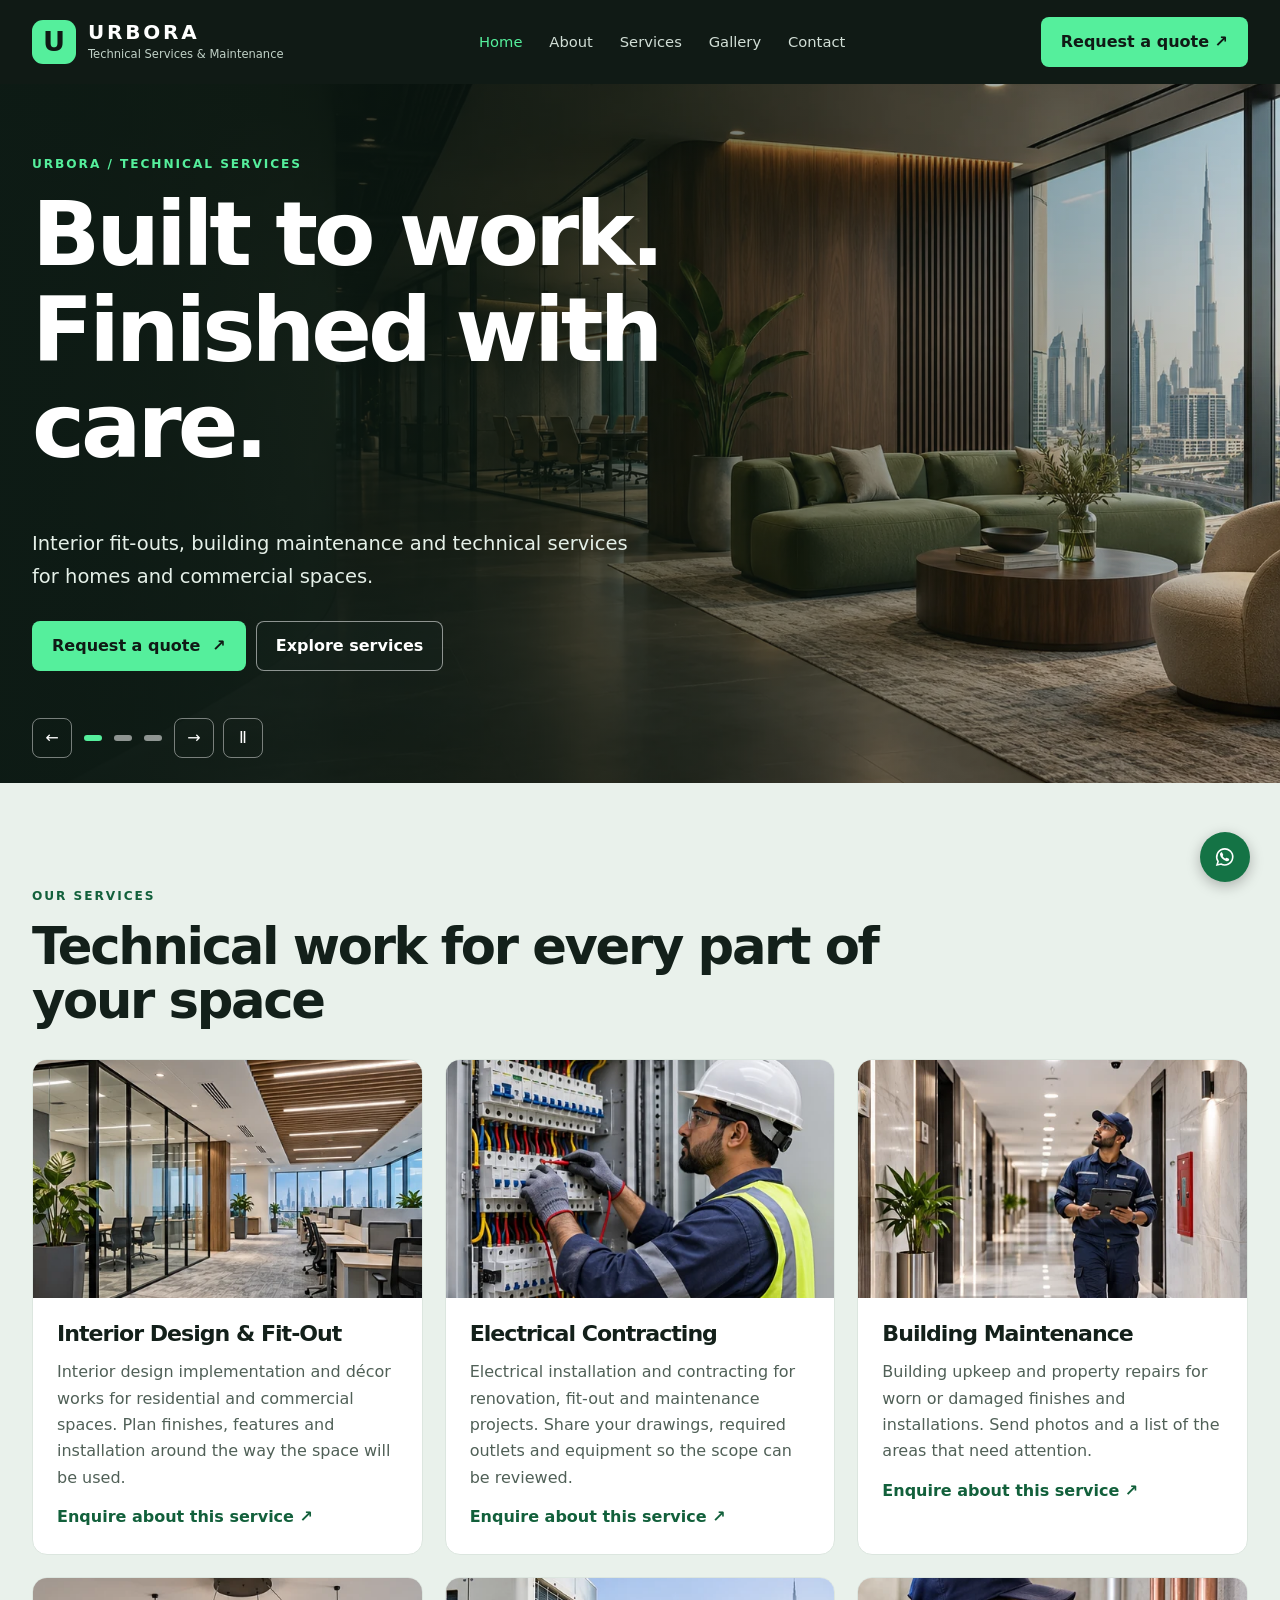
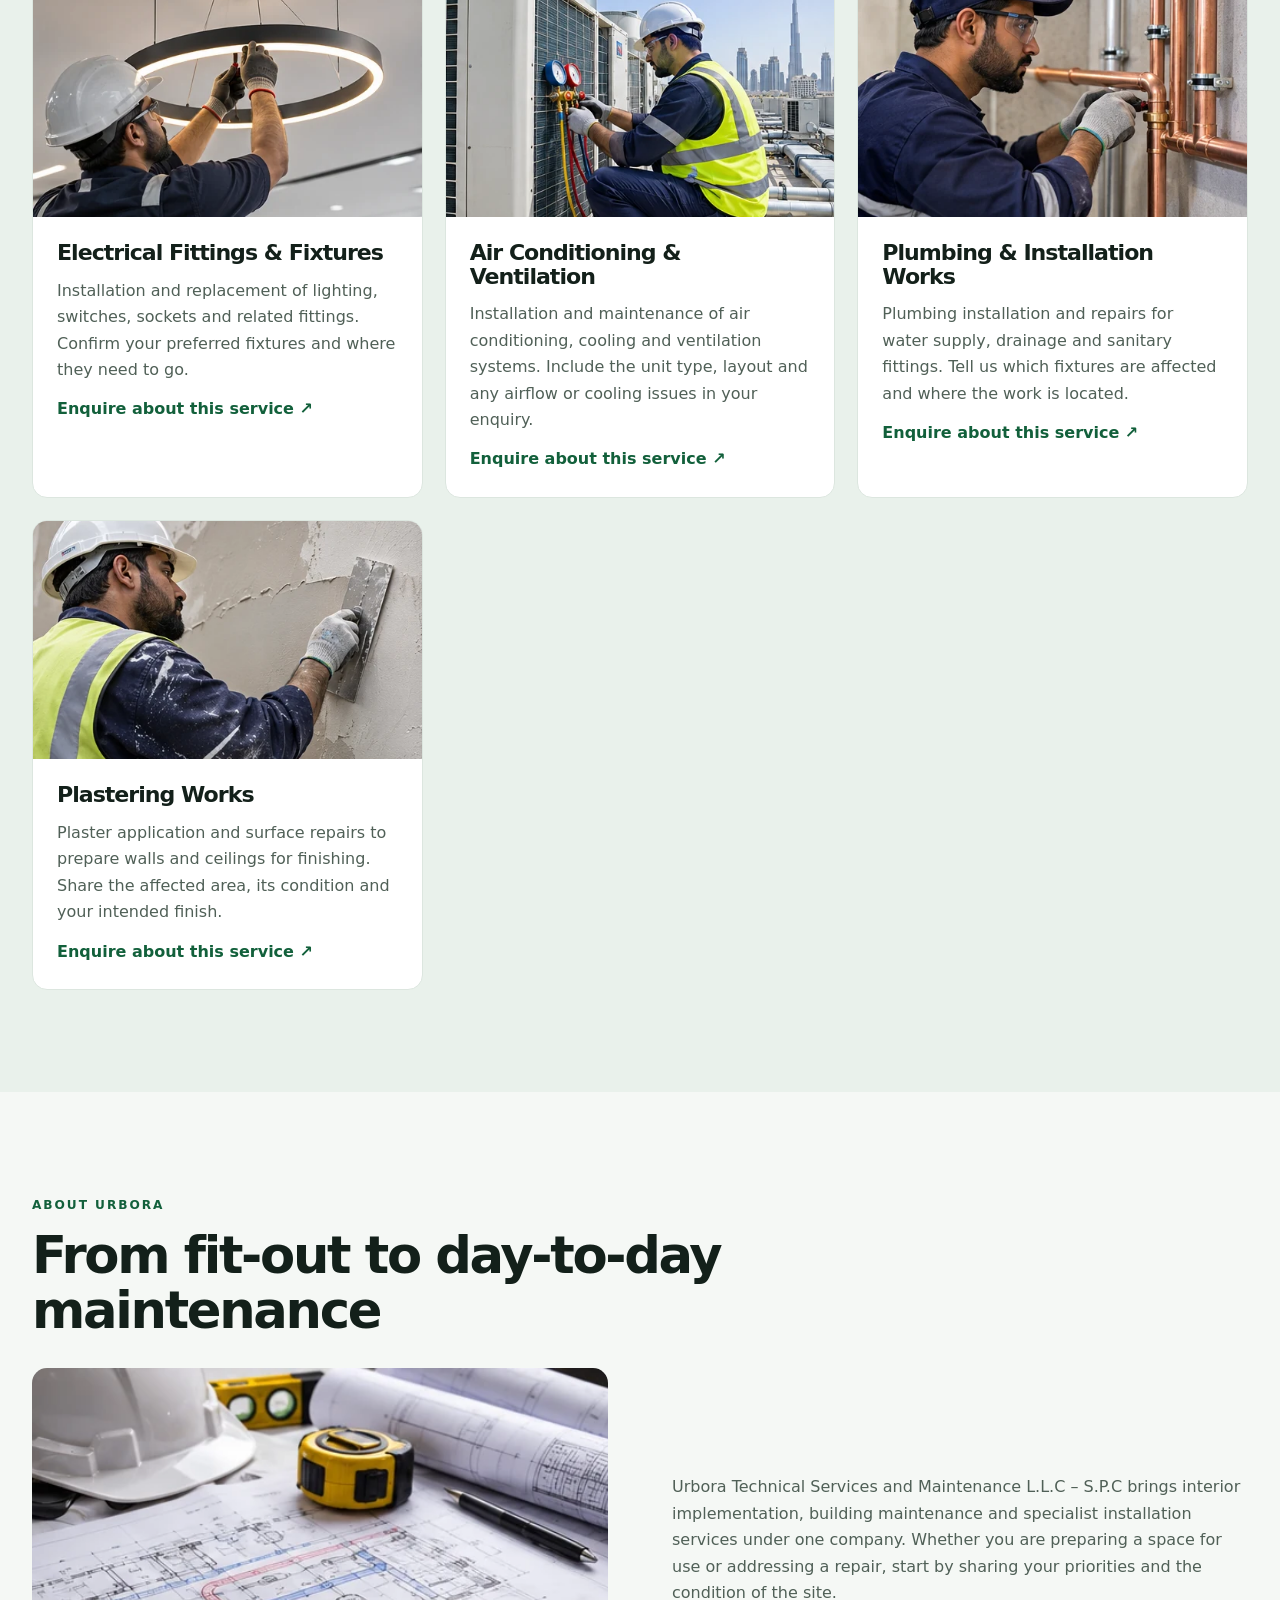
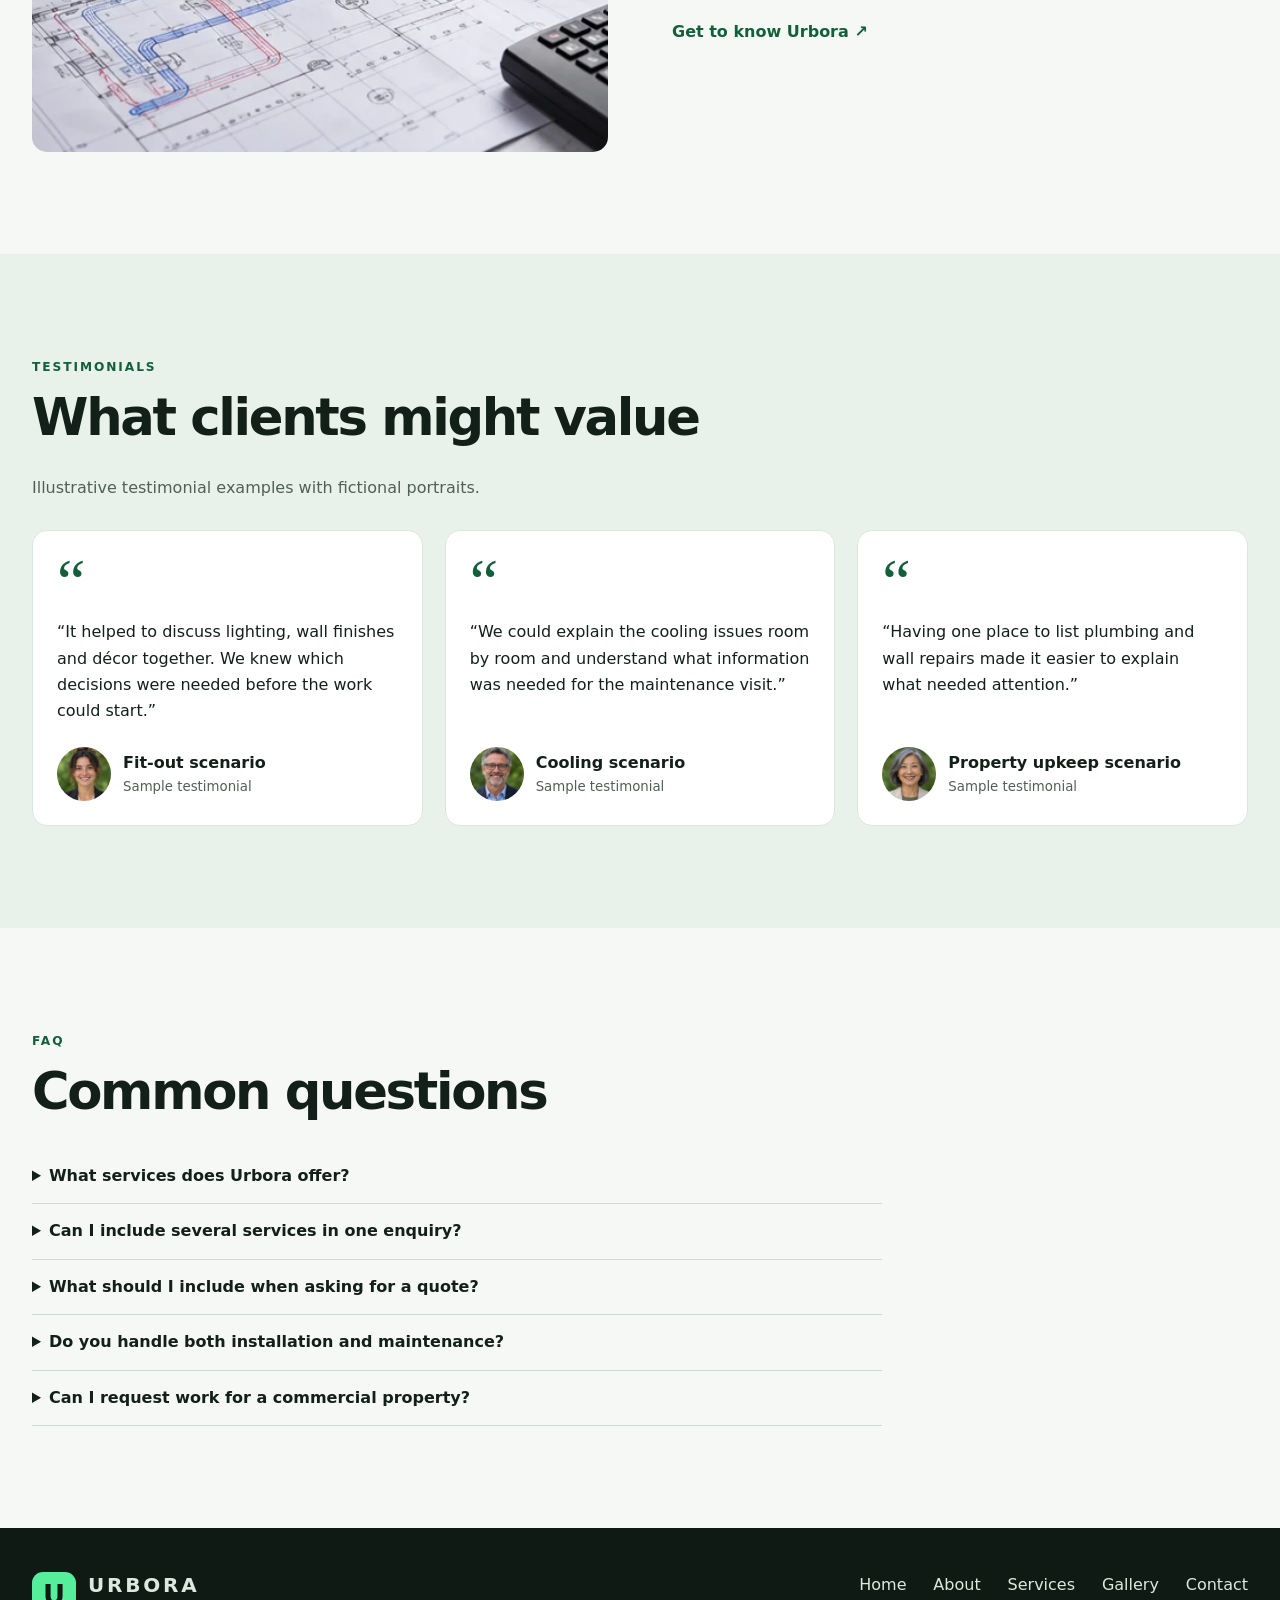
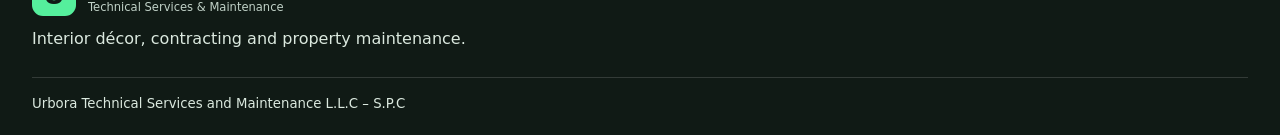
<file: index.html>
<!doctype html>
<html lang="en"><head><meta charset="utf-8"><meta name="viewport" content="width=device-width, initial-scale=1">
<title>Technical Services &amp; Building Maintenance | Urbora</title><meta name="description" content="Urbora offers interior fit-out, electrical contracting, air conditioning and ventilation, plumbing, plastering and building maintenance.">
<meta property="og:type" content="website"><meta property="og:title" content="Technical Services &amp; Building Maintenance | Urbora"><meta property="og:description" content="Urbora offers interior fit-out, electrical contracting, air conditioning and ventilation, plumbing, plastering and building maintenance.">
<link rel="icon" href="assets/mark.svg" type="image/svg+xml"><link rel="stylesheet" href="styles.css">
<script type="application/ld+json">{"@context": "https://schema.org", "@type": "Organization", "name": "Urbora Technical Services and Maintenance L.L.C \u2013 S.P.C", "description": "Urbora offers interior fit-out, electrical contracting, air conditioning and ventilation, plumbing, plastering and building maintenance.", "logo": "assets/mark.svg"}</script>
<script defer src="config.js"></script><script defer src="script.js"></script></head>
<body><a class="skip" href="#main">Skip to content</a><header><div class="wrap header"><a class="brand" href="index.html"><span class="mark" aria-hidden="true">U</span><span><strong>URBORA</strong><small>Technical Services &amp; Maintenance</small></span></a><button class="menu" aria-expanded="false" aria-controls="nav" type="button">Menu</button><nav id="nav" aria-label="Main navigation"><a href="index.html" aria-current="page">Home</a><a href="about.html" >About</a><a href="services.html" >Services</a><a href="gallery.html" >Gallery</a><a href="contact.html" >Contact</a></nav><a class="btn header-cta" href="contact.html">Request a quote ↗</a></div></header>
<main id="main"><h1 class="visually-hidden">Urbora Technical Services and Maintenance</h1><section class="hero" aria-roledescription="carousel" aria-label="Featured services"><div class="slide" ><img src="assets/hero1.webp" alt="Illustrative technical services photograph" fetchpriority=high><div class="wrap hero-content"><span class="eyebrow">URBORA / TECHNICAL SERVICES</span><h2>Built to work. Finished with care.</h2><p>Interior fit-outs, building maintenance and technical services for homes and commercial spaces.</p><div class="actions"><a class="btn" href="contact.html">Request a quote <span aria-hidden="true">↗</span></a><a class="btn ghost" href="services.html">Explore services</a></div></div></div><div class="slide" hidden><img src="assets/hero2.webp" alt="Illustrative technical services photograph" loading=lazy><div class="wrap hero-content"><span class="eyebrow">URBORA / TECHNICAL SERVICES</span><h2>Comfort starts behind the scenes.</h2><p>Air conditioning, cooling and ventilation installation and maintenance for the spaces you use every day.</p><div class="actions"><a class="btn" href="contact.html">Request a quote <span aria-hidden="true">↗</span></a><a class="btn ghost" href="services.html">Explore services</a></div></div></div><div class="slide" hidden><img src="assets/hero3.webp" alt="Illustrative technical services photograph" loading=lazy><div class="wrap hero-content"><span class="eyebrow">URBORA / TECHNICAL SERVICES</span><h2>Good spaces depend on good work.</h2><p>Electrical contracting, lighting fixtures, plumbing and plastering for the details your project depends on.</p><div class="actions"><a class="btn" href="contact.html">Request a quote <span aria-hidden="true">↗</span></a><a class="btn ghost" href="services.html">Explore services</a></div></div></div><div class="wrap slider-ui"><button id="prev" aria-label="Previous slide">←</button><div id="dots"></div><button id="next" aria-label="Next slide">→</button><button id="pause" aria-label="Pause slideshow">Ⅱ</button></div></section><section class="section"><div class="wrap"><span class="eyebrow">Our services</span><h2>Technical work for every part of your space</h2><div class="grid"><article class="card" id="interior"><a class="cover" href="services.html#interior"><img src="assets/interior.webp" alt="Interior Design &amp; Fit-Out" loading="lazy"></a><div class="pad"><h3>Interior Design &amp; Fit-Out</h3><p>Interior design implementation and décor works for residential and commercial spaces. Plan finishes, features and installation around the way the space will be used.</p><a class="link" href="contact.html?service=interior">Enquire about this service <span aria-hidden="true">↗</span></a></div></article><article class="card" id="electrical"><a class="cover" href="services.html#electrical"><img src="assets/electrical.webp" alt="Electrical Contracting" loading="lazy"></a><div class="pad"><h3>Electrical Contracting</h3><p>Electrical installation and contracting for renovation, fit-out and maintenance projects. Share your drawings, required outlets and equipment so the scope can be reviewed.</p><a class="link" href="contact.html?service=electrical">Enquire about this service <span aria-hidden="true">↗</span></a></div></article><article class="card" id="maintenance"><a class="cover" href="services.html#maintenance"><img src="assets/maintenance.webp" alt="Building Maintenance" loading="lazy"></a><div class="pad"><h3>Building Maintenance</h3><p>Building upkeep and property repairs for worn or damaged finishes and installations. Send photos and a list of the areas that need attention.</p><a class="link" href="contact.html?service=maintenance">Enquire about this service <span aria-hidden="true">↗</span></a></div></article><article class="card" id="fixtures"><a class="cover" href="services.html#fixtures"><img src="assets/fixtures.webp" alt="Electrical Fittings &amp; Fixtures" loading="lazy"></a><div class="pad"><h3>Electrical Fittings &amp; Fixtures</h3><p>Installation and replacement of lighting, switches, sockets and related fittings. Confirm your preferred fixtures and where they need to go.</p><a class="link" href="contact.html?service=fixtures">Enquire about this service <span aria-hidden="true">↗</span></a></div></article><article class="card" id="hvac"><a class="cover" href="services.html#hvac"><img src="assets/hvac.webp" alt="Air Conditioning &amp; Ventilation" loading="lazy"></a><div class="pad"><h3>Air Conditioning &amp; Ventilation</h3><p>Installation and maintenance of air conditioning, cooling and ventilation systems. Include the unit type, layout and any airflow or cooling issues in your enquiry.</p><a class="link" href="contact.html?service=hvac">Enquire about this service <span aria-hidden="true">↗</span></a></div></article><article class="card" id="plumbing"><a class="cover" href="services.html#plumbing"><img src="assets/plumbing.webp" alt="Plumbing &amp; Installation Works" loading="lazy"></a><div class="pad"><h3>Plumbing &amp; Installation Works</h3><p>Plumbing installation and repairs for water supply, drainage and sanitary fittings. Tell us which fixtures are affected and where the work is located.</p><a class="link" href="contact.html?service=plumbing">Enquire about this service <span aria-hidden="true">↗</span></a></div></article><article class="card" id="plaster"><a class="cover" href="services.html#plaster"><img src="assets/plaster.webp" alt="Plastering Works" loading="lazy"></a><div class="pad"><h3>Plastering Works</h3><p>Plaster application and surface repairs to prepare walls and ceilings for finishing. Share the affected area, its condition and your intended finish.</p><a class="link" href="contact.html?service=plaster">Enquire about this service <span aria-hidden="true">↗</span></a></div></article></div></div></section><section class="section"><div class="wrap"><span class="eyebrow">About Urbora</span><h2>From fit-out to day-to-day maintenance</h2><div class="split"><img src="assets/plans.webp" alt="Technical plans and tools" loading="lazy"><div><p>Urbora Technical Services and Maintenance L.L.C – S.P.C brings interior implementation, building maintenance and specialist installation services under one company. Whether you are preparing a space for use or addressing a repair, start by sharing your priorities and the condition of the site.</p><a class="link" href="about.html">Get to know Urbora ↗</a></div></div></div></section><section class="section"><div class="wrap"><span class="eyebrow">Testimonials</span><h2>What clients might value</h2><p class="lede">Illustrative testimonial examples with fictional portraits.</p><div class="grid"><figure class="review"><span class="quote" aria-hidden="true">“</span><blockquote>“It helped to discuss lighting, wall finishes and décor together. We knew which decisions were needed before the work could start.”</blockquote><figcaption><img src="assets/face1.webp" alt="Fictional portrait" loading="lazy"><div><strong>Fit-out scenario</strong><small>Sample testimonial</small></div></figcaption></figure><figure class="review"><span class="quote" aria-hidden="true">“</span><blockquote>“We could explain the cooling issues room by room and understand what information was needed for the maintenance visit.”</blockquote><figcaption><img src="assets/face2.webp" alt="Fictional portrait" loading="lazy"><div><strong>Cooling scenario</strong><small>Sample testimonial</small></div></figcaption></figure><figure class="review"><span class="quote" aria-hidden="true">“</span><blockquote>“Having one place to list plumbing and wall repairs made it easier to explain what needed attention.”</blockquote><figcaption><img src="assets/face3.webp" alt="Fictional portrait" loading="lazy"><div><strong>Property upkeep scenario</strong><small>Sample testimonial</small></div></figcaption></figure></div></div></section><section class="section"><div class="wrap"><span class="eyebrow">FAQ</span><h2>Common questions</h2><div class="faq"><details><summary>What services does Urbora offer?</summary><p>Urbora covers interior décor works, electrical contracting and fixtures, building maintenance, air conditioning and ventilation, plumbing and plastering.</p></details><details><summary>Can I include several services in one enquiry?</summary><p>Yes. List everything you need, including related tasks such as electrical fittings, plaster patching or plumbing.</p></details><details><summary>What should I include when asking for a quote?</summary><p>Share the location, property type, a short scope, any photos or drawings you have and your preferred dates.</p></details><details><summary>Do you handle both installation and maintenance?</summary><p>Yes. Installation and maintenance are part of the listed service scope. Include the equipment or fittings involved so Urbora can review your request.</p></details><details><summary>Can I request work for a commercial property?</summary><p>Use the enquiry page to describe the premises, access hours and any building management requirements.</p></details></div></div></section></main><footer><div class="wrap footer"><div><a class="brand" href="index.html"><span class="mark" aria-hidden="true">U</span><span><strong>URBORA</strong><small>Technical Services &amp; Maintenance</small></span></a><p>Interior décor, contracting and property maintenance.</p></div><nav aria-label="Footer navigation"><a href="index.html" aria-current="page">Home</a><a href="about.html" >About</a><a href="services.html" >Services</a><a href="gallery.html" >Gallery</a><a href="contact.html" >Contact</a></nav></div><div class="wrap legal">Urbora Technical Services and Maintenance L.L.C – S.P.C</div></footer>
<div class="float"><a data-action="phone" class="call" aria-label="Call Urbora" hidden><svg viewBox="0 0 24 24" aria-hidden="true"><path fill="currentColor" d="M6.6 10.8a15.5 15.5 0 0 0 6.6 6.6l2.2-2.2c.3-.3.7-.4 1-.2 1.2.4 2.4.6 3.6.6.6 0 1 .4 1 1V20c0 .6-.4 1-1 1A17 17 0 0 1 3 4c0-.6.4-1 1-1h3.4c.6 0 1 .4 1 1 0 1.2.2 2.4.6 3.6.1.3 0 .7-.2 1z"/></svg></a><a data-action="whatsapp" class="whatsapp" aria-label="Chat with Urbora on WhatsApp" hidden><svg viewBox="0 0 24 24" aria-hidden="true"><path fill="none" stroke="currentColor" stroke-width="1.6" d="M4 20l1.1-3.6A8 8 0 1 1 8 19z"/><path fill="currentColor" d="M8 7.5c.5-.4 1-.3 1.2.2l1 2c.2.4-.4.9-.6 1.2.5 1.1 1.6 2.2 2.9 2.7.4-.3.8-1 1.3-.8l2 1c.5.2.4.7.2 1.2-.5 1.2-1.8 1.4-3 .9-3.4-1.2-5.6-3.7-6-6.1-.2-.9.3-1.9 1-2.3z"/></svg></a></div></body></html>
</file>
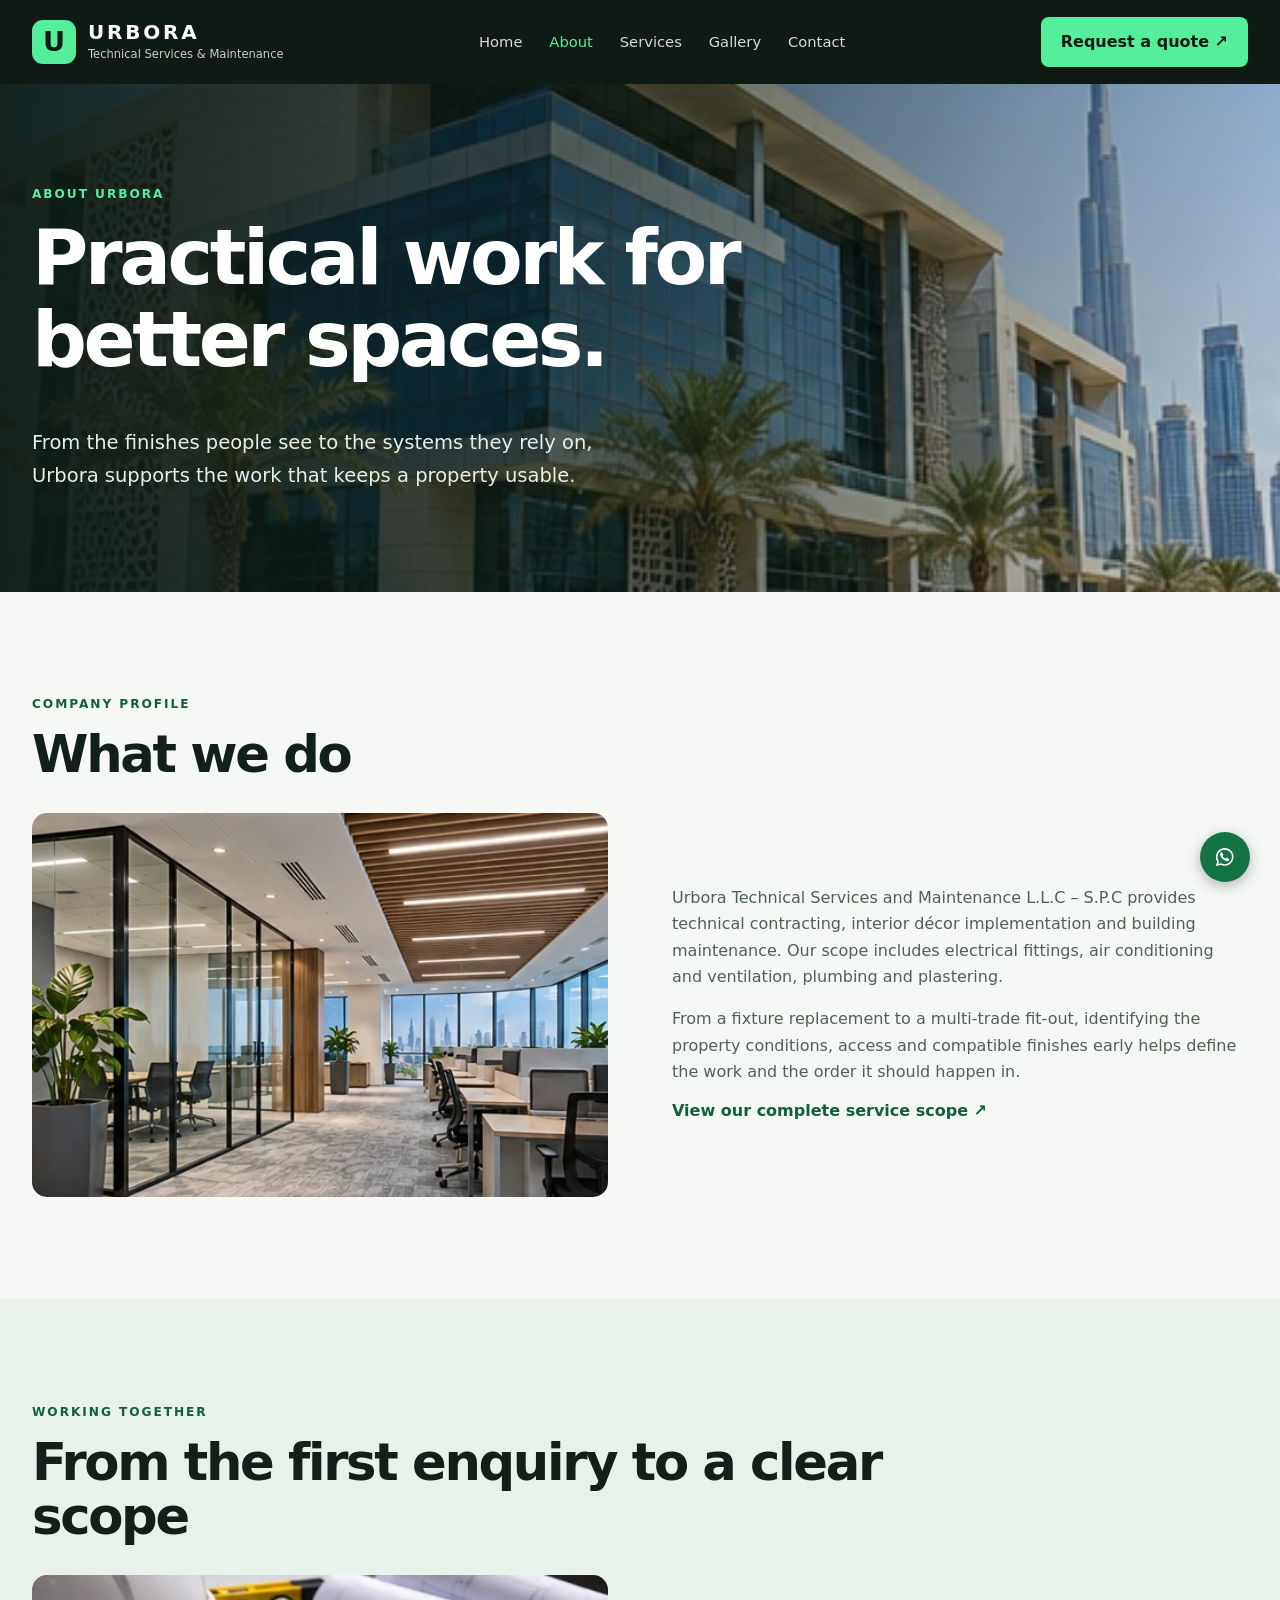
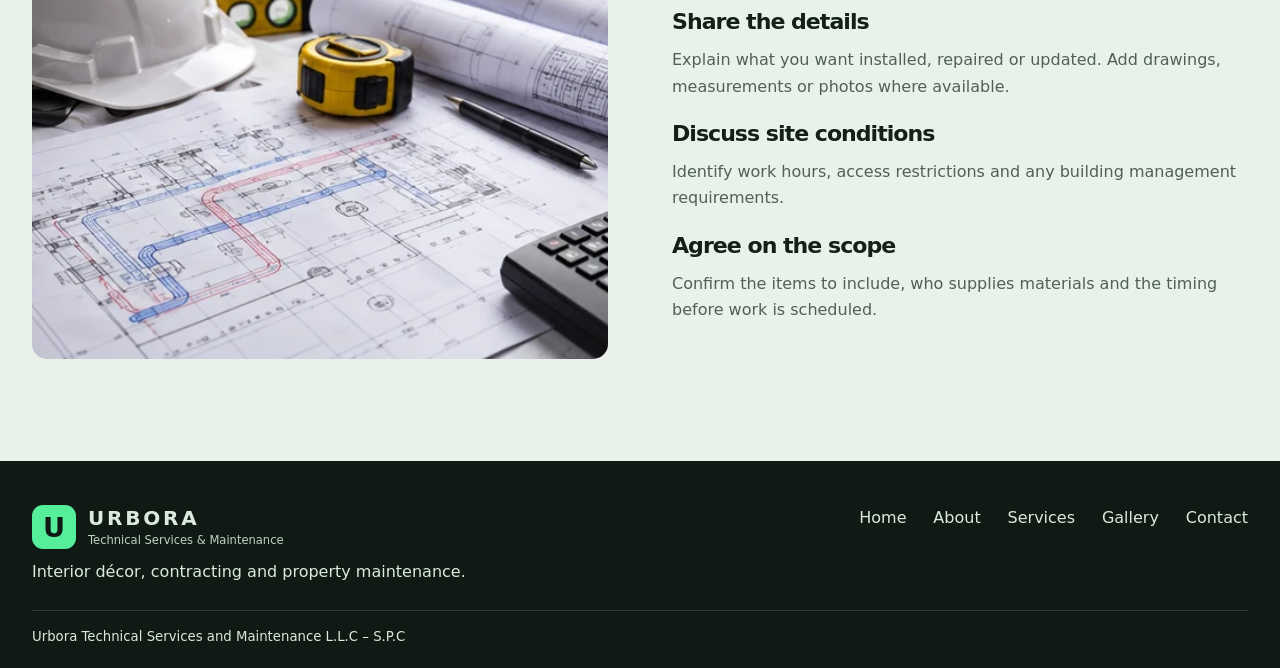
<file: about.html>
<!doctype html>
<html lang="en"><head><meta charset="utf-8"><meta name="viewport" content="width=device-width, initial-scale=1">
<title>About Urbora | Urbora</title><meta name="description" content="Learn about Urbora Technical Services and Maintenance and its scope of interior, contracting and maintenance services.">
<meta property="og:type" content="website"><meta property="og:title" content="About Urbora | Urbora"><meta property="og:description" content="Learn about Urbora Technical Services and Maintenance and its scope of interior, contracting and maintenance services.">
<link rel="icon" href="assets/mark.svg" type="image/svg+xml"><link rel="stylesheet" href="styles.css">
<script type="application/ld+json">{"@context": "https://schema.org", "@type": "Organization", "name": "Urbora Technical Services and Maintenance L.L.C \u2013 S.P.C", "description": "Urbora offers interior fit-out, electrical contracting, air conditioning and ventilation, plumbing, plastering and building maintenance.", "logo": "assets/mark.svg"}</script>
<script defer src="config.js"></script><script defer src="script.js"></script></head>
<body><a class="skip" href="#main">Skip to content</a><header><div class="wrap header"><a class="brand" href="index.html"><span class="mark" aria-hidden="true">U</span><span><strong>URBORA</strong><small>Technical Services &amp; Maintenance</small></span></a><button class="menu" aria-expanded="false" aria-controls="nav" type="button">Menu</button><nav id="nav" aria-label="Main navigation"><a href="index.html" >Home</a><a href="about.html" aria-current="page">About</a><a href="services.html" >Services</a><a href="gallery.html" >Gallery</a><a href="contact.html" >Contact</a></nav><a class="btn header-cta" href="contact.html">Request a quote ↗</a></div></header>
<main id="main"><section class="subhero"><img src="assets/building.webp" alt="Illustrative building services photograph" fetchpriority=high><div class="wrap"><span class="eyebrow">About Urbora</span><h1>Practical work for better spaces.</h1><p>From the finishes people see to the systems they rely on, Urbora supports the work that keeps a property usable.</p></div></section><section class="section"><div class="wrap"><span class="eyebrow">Company profile</span><h2>What we do</h2><div class="split"><img src="assets/interior.webp" alt="Illustrative modern office interior" loading="lazy"><div><p>Urbora Technical Services and Maintenance L.L.C – S.P.C provides technical contracting, interior décor implementation and building maintenance. Our scope includes electrical fittings, air conditioning and ventilation, plumbing and plastering.</p><p>From a fixture replacement to a multi-trade fit-out, identifying the property conditions, access and compatible finishes early helps define the work and the order it should happen in.</p><a class="link" href="services.html">View our complete service scope ↗</a></div></div></div></section><section class="section"><div class="wrap"><span class="eyebrow">Working together</span><h2>From the first enquiry to a clear scope</h2><div class="split"><img src="assets/plans.webp" alt="Tools and plans" loading="lazy"><div><h3>Share the details</h3><p>Explain what you want installed, repaired or updated. Add drawings, measurements or photos where available.</p><h3>Discuss site conditions</h3><p>Identify work hours, access restrictions and any building management requirements.</p><h3>Agree on the scope</h3><p>Confirm the items to include, who supplies materials and the timing before work is scheduled.</p></div></div></div></section></main><footer><div class="wrap footer"><div><a class="brand" href="index.html"><span class="mark" aria-hidden="true">U</span><span><strong>URBORA</strong><small>Technical Services &amp; Maintenance</small></span></a><p>Interior décor, contracting and property maintenance.</p></div><nav aria-label="Footer navigation"><a href="index.html" >Home</a><a href="about.html" aria-current="page">About</a><a href="services.html" >Services</a><a href="gallery.html" >Gallery</a><a href="contact.html" >Contact</a></nav></div><div class="wrap legal">Urbora Technical Services and Maintenance L.L.C – S.P.C</div></footer>
<div class="float"><a data-action="phone" class="call" aria-label="Call Urbora" hidden><svg viewBox="0 0 24 24" aria-hidden="true"><path fill="currentColor" d="M6.6 10.8a15.5 15.5 0 0 0 6.6 6.6l2.2-2.2c.3-.3.7-.4 1-.2 1.2.4 2.4.6 3.6.6.6 0 1 .4 1 1V20c0 .6-.4 1-1 1A17 17 0 0 1 3 4c0-.6.4-1 1-1h3.4c.6 0 1 .4 1 1 0 1.2.2 2.4.6 3.6.1.3 0 .7-.2 1z"/></svg></a><a data-action="whatsapp" class="whatsapp" aria-label="Chat with Urbora on WhatsApp" hidden><svg viewBox="0 0 24 24" aria-hidden="true"><path fill="none" stroke="currentColor" stroke-width="1.6" d="M4 20l1.1-3.6A8 8 0 1 1 8 19z"/><path fill="currentColor" d="M8 7.5c.5-.4 1-.3 1.2.2l1 2c.2.4-.4.9-.6 1.2.5 1.1 1.6 2.2 2.9 2.7.4-.3.8-1 1.3-.8l2 1c.5.2.4.7.2 1.2-.5 1.2-1.8 1.4-3 .9-3.4-1.2-5.6-3.7-6-6.1-.2-.9.3-1.9 1-2.3z"/></svg></a></div></body></html>
</file>
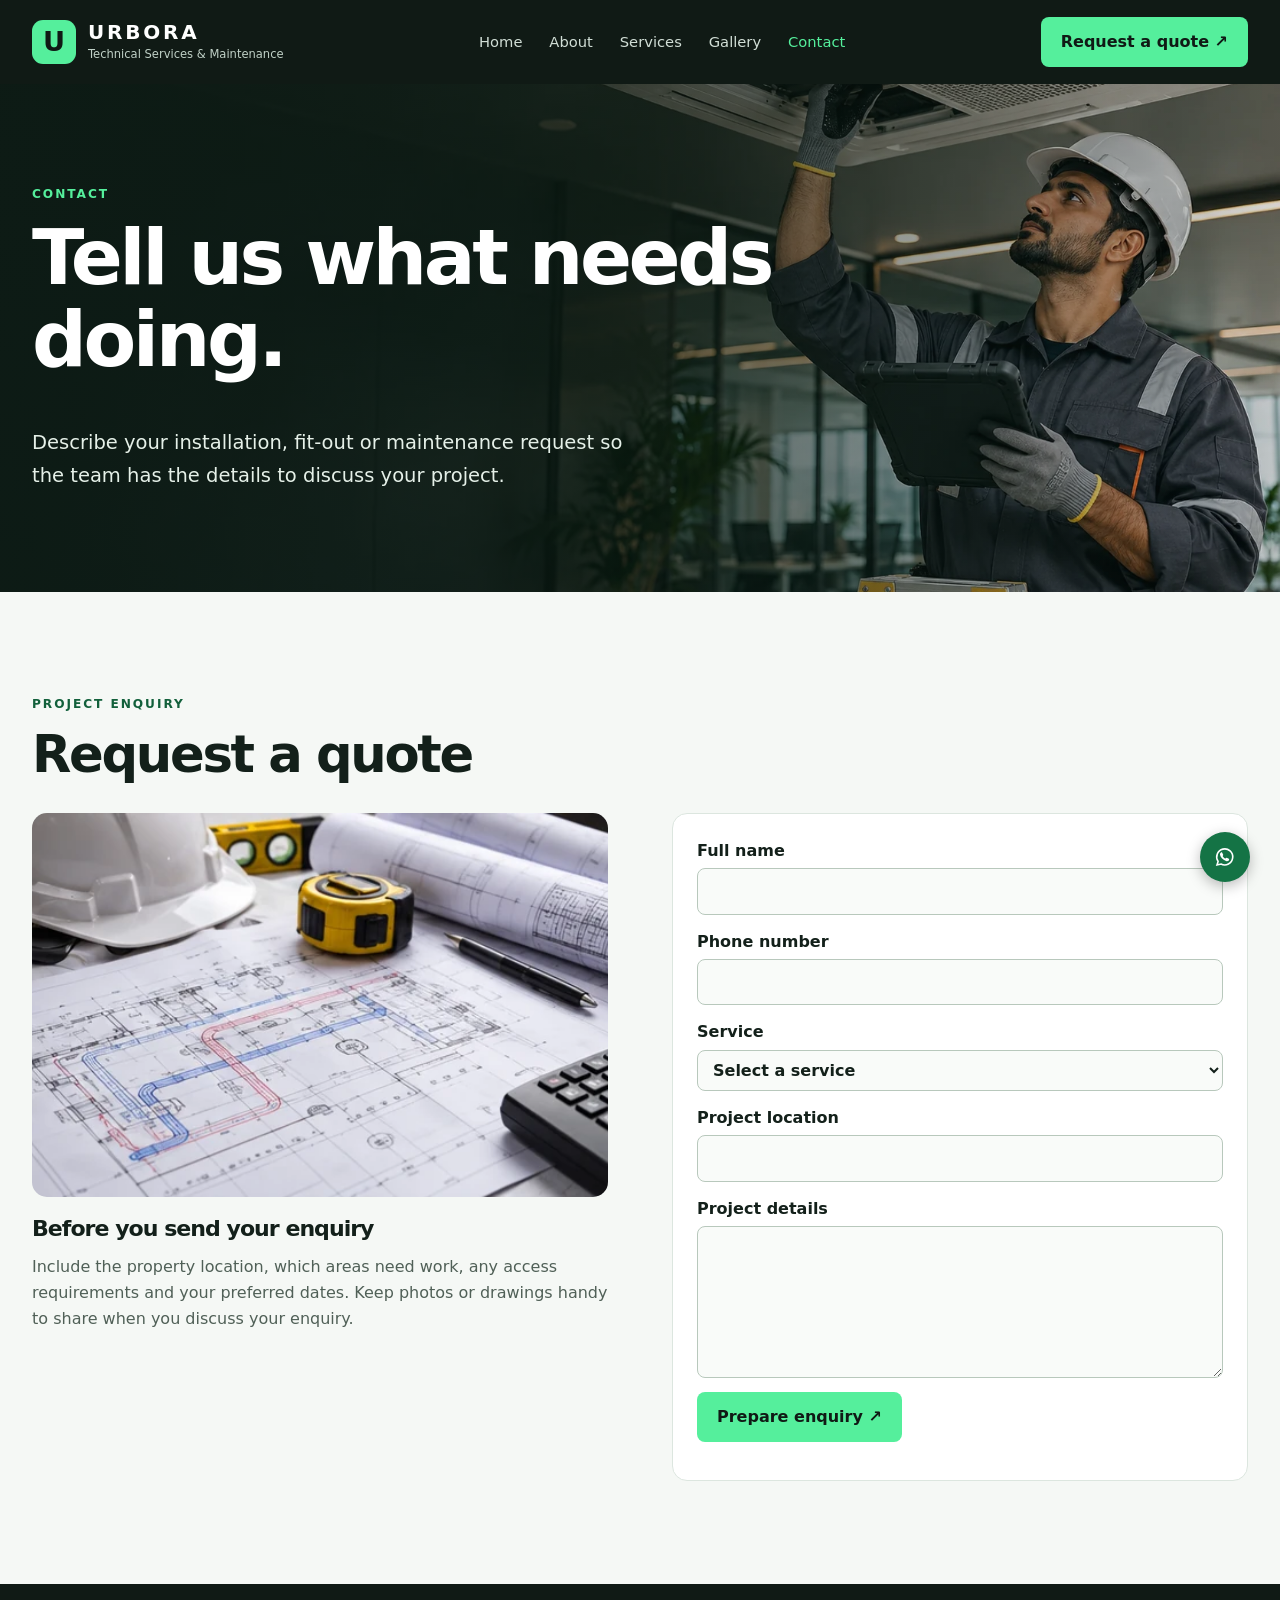
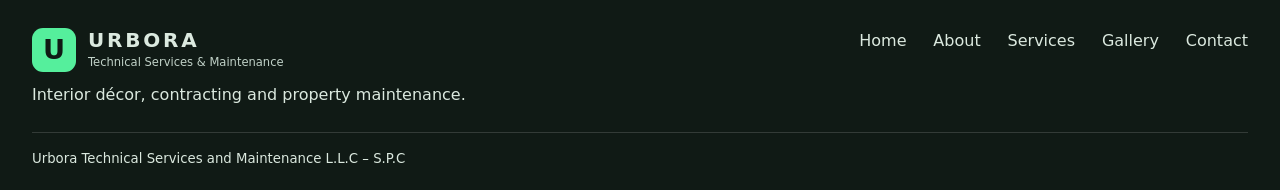
<file: contact.html>
<!doctype html>
<html lang="en"><head><meta charset="utf-8"><meta name="viewport" content="width=device-width, initial-scale=1">
<title>Contact &amp; Request a Quote | Urbora</title><meta name="description" content="Prepare a project enquiry for Urbora’s interior fit-out, electrical works, air conditioning, plumbing, plastering or building maintenance.">
<meta property="og:type" content="website"><meta property="og:title" content="Contact &amp; Request a Quote | Urbora"><meta property="og:description" content="Prepare a project enquiry for Urbora’s interior fit-out, electrical works, air conditioning, plumbing, plastering or building maintenance.">
<link rel="icon" href="assets/mark.svg" type="image/svg+xml"><link rel="stylesheet" href="styles.css">
<script type="application/ld+json">{"@context": "https://schema.org", "@type": "Organization", "name": "Urbora Technical Services and Maintenance L.L.C \u2013 S.P.C", "description": "Urbora offers interior fit-out, electrical contracting, air conditioning and ventilation, plumbing, plastering and building maintenance.", "logo": "assets/mark.svg"}</script>
<script defer src="config.js"></script><script defer src="script.js"></script></head>
<body><a class="skip" href="#main">Skip to content</a><header><div class="wrap header"><a class="brand" href="index.html"><span class="mark" aria-hidden="true">U</span><span><strong>URBORA</strong><small>Technical Services &amp; Maintenance</small></span></a><button class="menu" aria-expanded="false" aria-controls="nav" type="button">Menu</button><nav id="nav" aria-label="Main navigation"><a href="index.html" >Home</a><a href="about.html" >About</a><a href="services.html" >Services</a><a href="gallery.html" >Gallery</a><a href="contact.html" aria-current="page">Contact</a></nav><a class="btn header-cta" href="contact.html">Request a quote ↗</a></div></header>
<main id="main"><section class="subhero"><img src="assets/hero2.webp" alt="Illustrative building services photograph" fetchpriority=high><div class="wrap"><span class="eyebrow">Contact</span><h1>Tell us what needs doing.</h1><p>Describe your installation, fit-out or maintenance request so the team has the details to discuss your project.</p></div></section><section class="section"><div class="wrap"><span class="eyebrow">Project enquiry</span><h2>Request a quote</h2><div class="contact-grid"><div><img src="assets/plans.webp" alt="Tools and technical drawings" loading="lazy"><h3>Before you send your enquiry</h3><p>Include the property location, which areas need work, any access requirements and your preferred dates. Keep photos or drawings handy to share when you discuss your enquiry.</p><p class="contact-lines"><a data-contact="email" hidden></a></p></div><form id="enquiry" method="post"><label>Full name<input name="name" required autocomplete="name"></label><label>Phone number<input name="phone" required type="tel" autocomplete="tel"></label><label>Service<select name="service" required><option value="">Select a service</option><option value="interior">Interior Design &amp; Fit-Out</option><option value="electrical">Electrical Contracting</option><option value="maintenance">Building Maintenance</option><option value="fixtures">Electrical Fittings &amp; Fixtures</option><option value="hvac">Air Conditioning &amp; Ventilation</option><option value="plumbing">Plumbing &amp; Installation Works</option><option value="plaster">Plastering Works</option><option value="other">Multiple services or other</option></select></label><label>Project location<input name="location" required></label><label>Project details<textarea name="details" required rows="5"></textarea></label><button type="submit" class="btn">Prepare enquiry ↗</button><p id="form-status" role="status"></p><textarea id="draft" aria-label="Prepared enquiry text" rows="8" readonly hidden></textarea><a class="link" id="send-draft" hidden>Open WhatsApp ↗</a></form></div></div></section></main><footer><div class="wrap footer"><div><a class="brand" href="index.html"><span class="mark" aria-hidden="true">U</span><span><strong>URBORA</strong><small>Technical Services &amp; Maintenance</small></span></a><p>Interior décor, contracting and property maintenance.</p></div><nav aria-label="Footer navigation"><a href="index.html" >Home</a><a href="about.html" >About</a><a href="services.html" >Services</a><a href="gallery.html" >Gallery</a><a href="contact.html" aria-current="page">Contact</a></nav></div><div class="wrap legal">Urbora Technical Services and Maintenance L.L.C – S.P.C</div></footer>
<div class="float"><a data-action="phone" class="call" aria-label="Call Urbora" hidden><svg viewBox="0 0 24 24" aria-hidden="true"><path fill="currentColor" d="M6.6 10.8a15.5 15.5 0 0 0 6.6 6.6l2.2-2.2c.3-.3.7-.4 1-.2 1.2.4 2.4.6 3.6.6.6 0 1 .4 1 1V20c0 .6-.4 1-1 1A17 17 0 0 1 3 4c0-.6.4-1 1-1h3.4c.6 0 1 .4 1 1 0 1.2.2 2.4.6 3.6.1.3 0 .7-.2 1z"/></svg></a><a data-action="whatsapp" class="whatsapp" aria-label="Chat with Urbora on WhatsApp" hidden><svg viewBox="0 0 24 24" aria-hidden="true"><path fill="none" stroke="currentColor" stroke-width="1.6" d="M4 20l1.1-3.6A8 8 0 1 1 8 19z"/><path fill="currentColor" d="M8 7.5c.5-.4 1-.3 1.2.2l1 2c.2.4-.4.9-.6 1.2.5 1.1 1.6 2.2 2.9 2.7.4-.3.8-1 1.3-.8l2 1c.5.2.4.7.2 1.2-.5 1.2-1.8 1.4-3 .9-3.4-1.2-5.6-3.7-6-6.1-.2-.9.3-1.9 1-2.3z"/></svg></a></div></body></html>
</file>
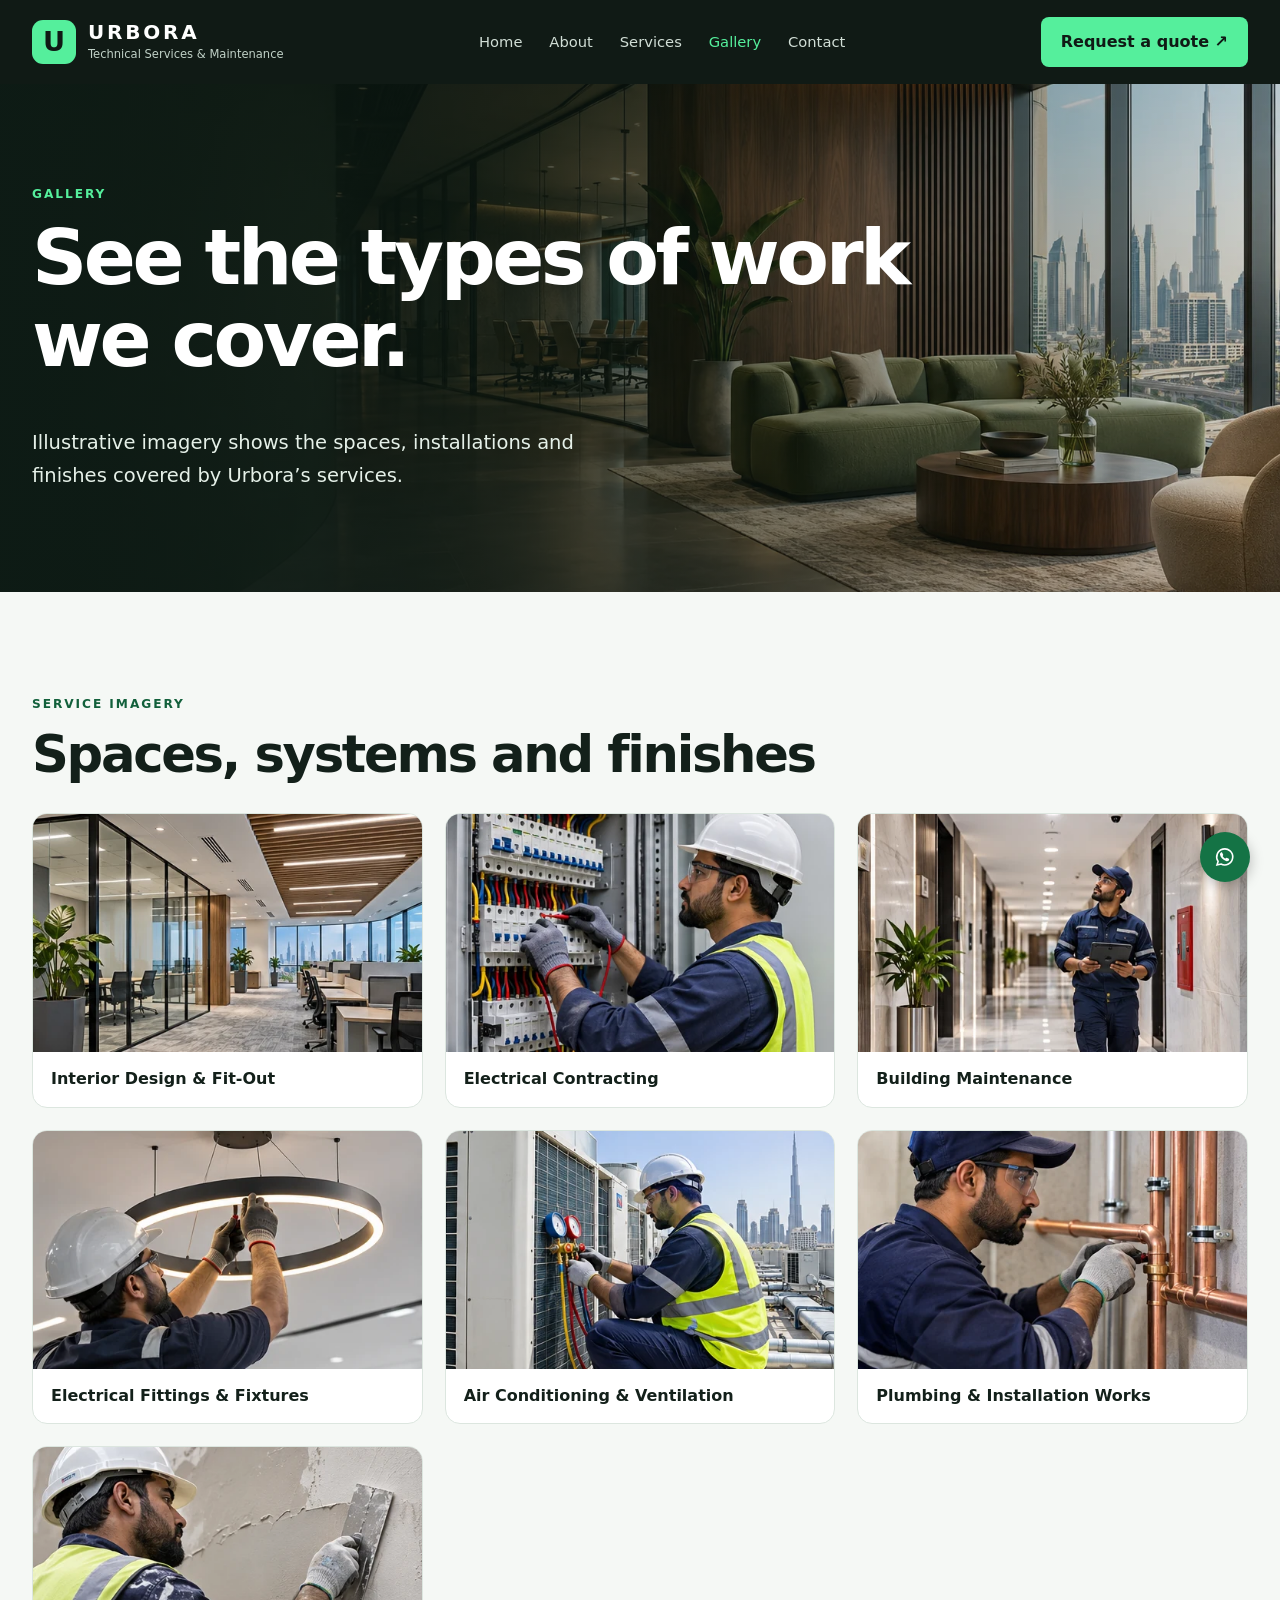
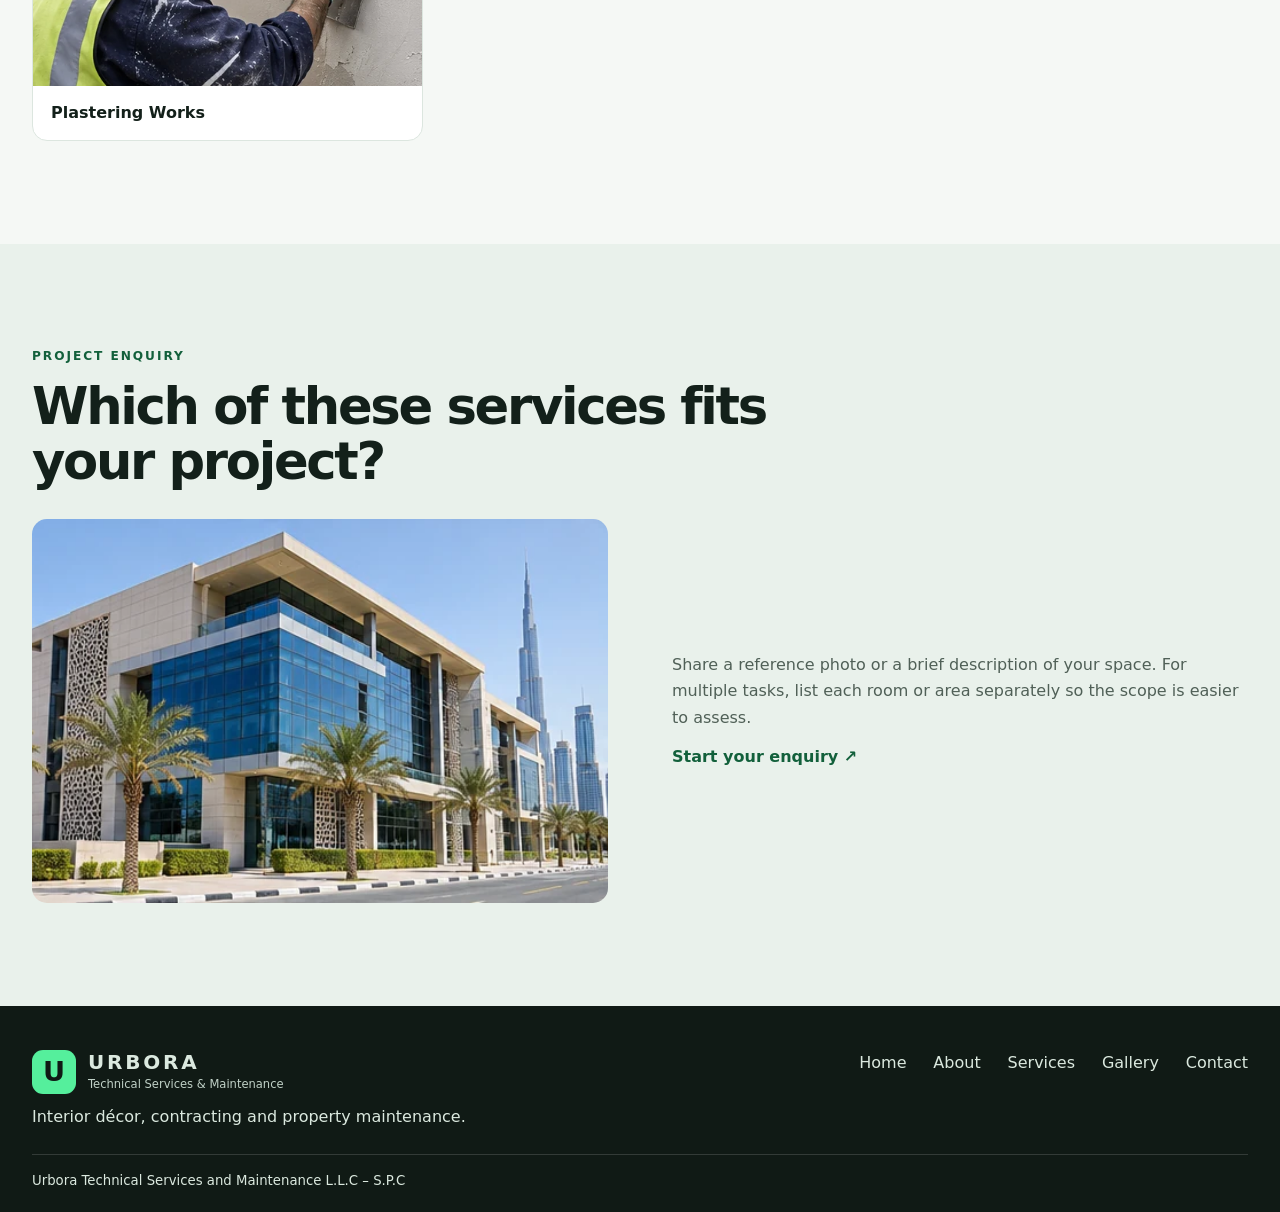
<file: gallery.html>
<!doctype html>
<html lang="en"><head><meta charset="utf-8"><meta name="viewport" content="width=device-width, initial-scale=1">
<title>Services Gallery | Urbora</title><meta name="description" content="Explore illustrative images of the spaces, installations and finishes covered by Urbora Technical Services and Maintenance.">
<meta property="og:type" content="website"><meta property="og:title" content="Services Gallery | Urbora"><meta property="og:description" content="Explore illustrative images of the spaces, installations and finishes covered by Urbora Technical Services and Maintenance.">
<link rel="icon" href="assets/mark.svg" type="image/svg+xml"><link rel="stylesheet" href="styles.css">
<script type="application/ld+json">{"@context": "https://schema.org", "@type": "Organization", "name": "Urbora Technical Services and Maintenance L.L.C \u2013 S.P.C", "description": "Urbora offers interior fit-out, electrical contracting, air conditioning and ventilation, plumbing, plastering and building maintenance.", "logo": "assets/mark.svg"}</script>
<script defer src="config.js"></script><script defer src="script.js"></script></head>
<body><a class="skip" href="#main">Skip to content</a><header><div class="wrap header"><a class="brand" href="index.html"><span class="mark" aria-hidden="true">U</span><span><strong>URBORA</strong><small>Technical Services &amp; Maintenance</small></span></a><button class="menu" aria-expanded="false" aria-controls="nav" type="button">Menu</button><nav id="nav" aria-label="Main navigation"><a href="index.html" >Home</a><a href="about.html" >About</a><a href="services.html" >Services</a><a href="gallery.html" aria-current="page">Gallery</a><a href="contact.html" >Contact</a></nav><a class="btn header-cta" href="contact.html">Request a quote ↗</a></div></header>
<main id="main"><section class="subhero"><img src="assets/hero1.webp" alt="Illustrative building services photograph" fetchpriority=high><div class="wrap"><span class="eyebrow">Gallery</span><h1>See the types of work we cover.</h1><p>Illustrative imagery shows the spaces, installations and finishes covered by Urbora’s services.</p></div></section><section class="section"><div class="wrap"><span class="eyebrow">Service imagery</span><h2>Spaces, systems and finishes</h2><div class="grid gallery"><figure><a href="assets/interior.webp" data-image><img src="assets/interior.webp" alt="Interior Design &amp; Fit-Out" loading="lazy"></a><figcaption>Interior Design &amp; Fit-Out</figcaption></figure><figure><a href="assets/electrical.webp" data-image><img src="assets/electrical.webp" alt="Electrical Contracting" loading="lazy"></a><figcaption>Electrical Contracting</figcaption></figure><figure><a href="assets/maintenance.webp" data-image><img src="assets/maintenance.webp" alt="Building Maintenance" loading="lazy"></a><figcaption>Building Maintenance</figcaption></figure><figure><a href="assets/fixtures.webp" data-image><img src="assets/fixtures.webp" alt="Electrical Fittings &amp; Fixtures" loading="lazy"></a><figcaption>Electrical Fittings &amp; Fixtures</figcaption></figure><figure><a href="assets/hvac.webp" data-image><img src="assets/hvac.webp" alt="Air Conditioning &amp; Ventilation" loading="lazy"></a><figcaption>Air Conditioning &amp; Ventilation</figcaption></figure><figure><a href="assets/plumbing.webp" data-image><img src="assets/plumbing.webp" alt="Plumbing &amp; Installation Works" loading="lazy"></a><figcaption>Plumbing &amp; Installation Works</figcaption></figure><figure><a href="assets/plaster.webp" data-image><img src="assets/plaster.webp" alt="Plastering Works" loading="lazy"></a><figcaption>Plastering Works</figcaption></figure></div><dialog id="lightbox"><button aria-label="Close photo">×</button><img alt=""><p></p></dialog></div></section><section class="section"><div class="wrap"><span class="eyebrow">Project enquiry</span><h2>Which of these services fits your project?</h2><div class="split"><img src="assets/building.webp" alt="Illustrative modern building exterior" loading="lazy"><div><p>Share a reference photo or a brief description of your space. For multiple tasks, list each room or area separately so the scope is easier to assess.</p><a class="link" href="contact.html">Start your enquiry ↗</a></div></div></div></section></main><footer><div class="wrap footer"><div><a class="brand" href="index.html"><span class="mark" aria-hidden="true">U</span><span><strong>URBORA</strong><small>Technical Services &amp; Maintenance</small></span></a><p>Interior décor, contracting and property maintenance.</p></div><nav aria-label="Footer navigation"><a href="index.html" >Home</a><a href="about.html" >About</a><a href="services.html" >Services</a><a href="gallery.html" aria-current="page">Gallery</a><a href="contact.html" >Contact</a></nav></div><div class="wrap legal">Urbora Technical Services and Maintenance L.L.C – S.P.C</div></footer>
<div class="float"><a data-action="phone" class="call" aria-label="Call Urbora" hidden><svg viewBox="0 0 24 24" aria-hidden="true"><path fill="currentColor" d="M6.6 10.8a15.5 15.5 0 0 0 6.6 6.6l2.2-2.2c.3-.3.7-.4 1-.2 1.2.4 2.4.6 3.6.6.6 0 1 .4 1 1V20c0 .6-.4 1-1 1A17 17 0 0 1 3 4c0-.6.4-1 1-1h3.4c.6 0 1 .4 1 1 0 1.2.2 2.4.6 3.6.1.3 0 .7-.2 1z"/></svg></a><a data-action="whatsapp" class="whatsapp" aria-label="Chat with Urbora on WhatsApp" hidden><svg viewBox="0 0 24 24" aria-hidden="true"><path fill="none" stroke="currentColor" stroke-width="1.6" d="M4 20l1.1-3.6A8 8 0 1 1 8 19z"/><path fill="currentColor" d="M8 7.5c.5-.4 1-.3 1.2.2l1 2c.2.4-.4.9-.6 1.2.5 1.1 1.6 2.2 2.9 2.7.4-.3.8-1 1.3-.8l2 1c.5.2.4.7.2 1.2-.5 1.2-1.8 1.4-3 .9-3.4-1.2-5.6-3.7-6-6.1-.2-.9.3-1.9 1-2.3z"/></svg></a></div></body></html>
</file>
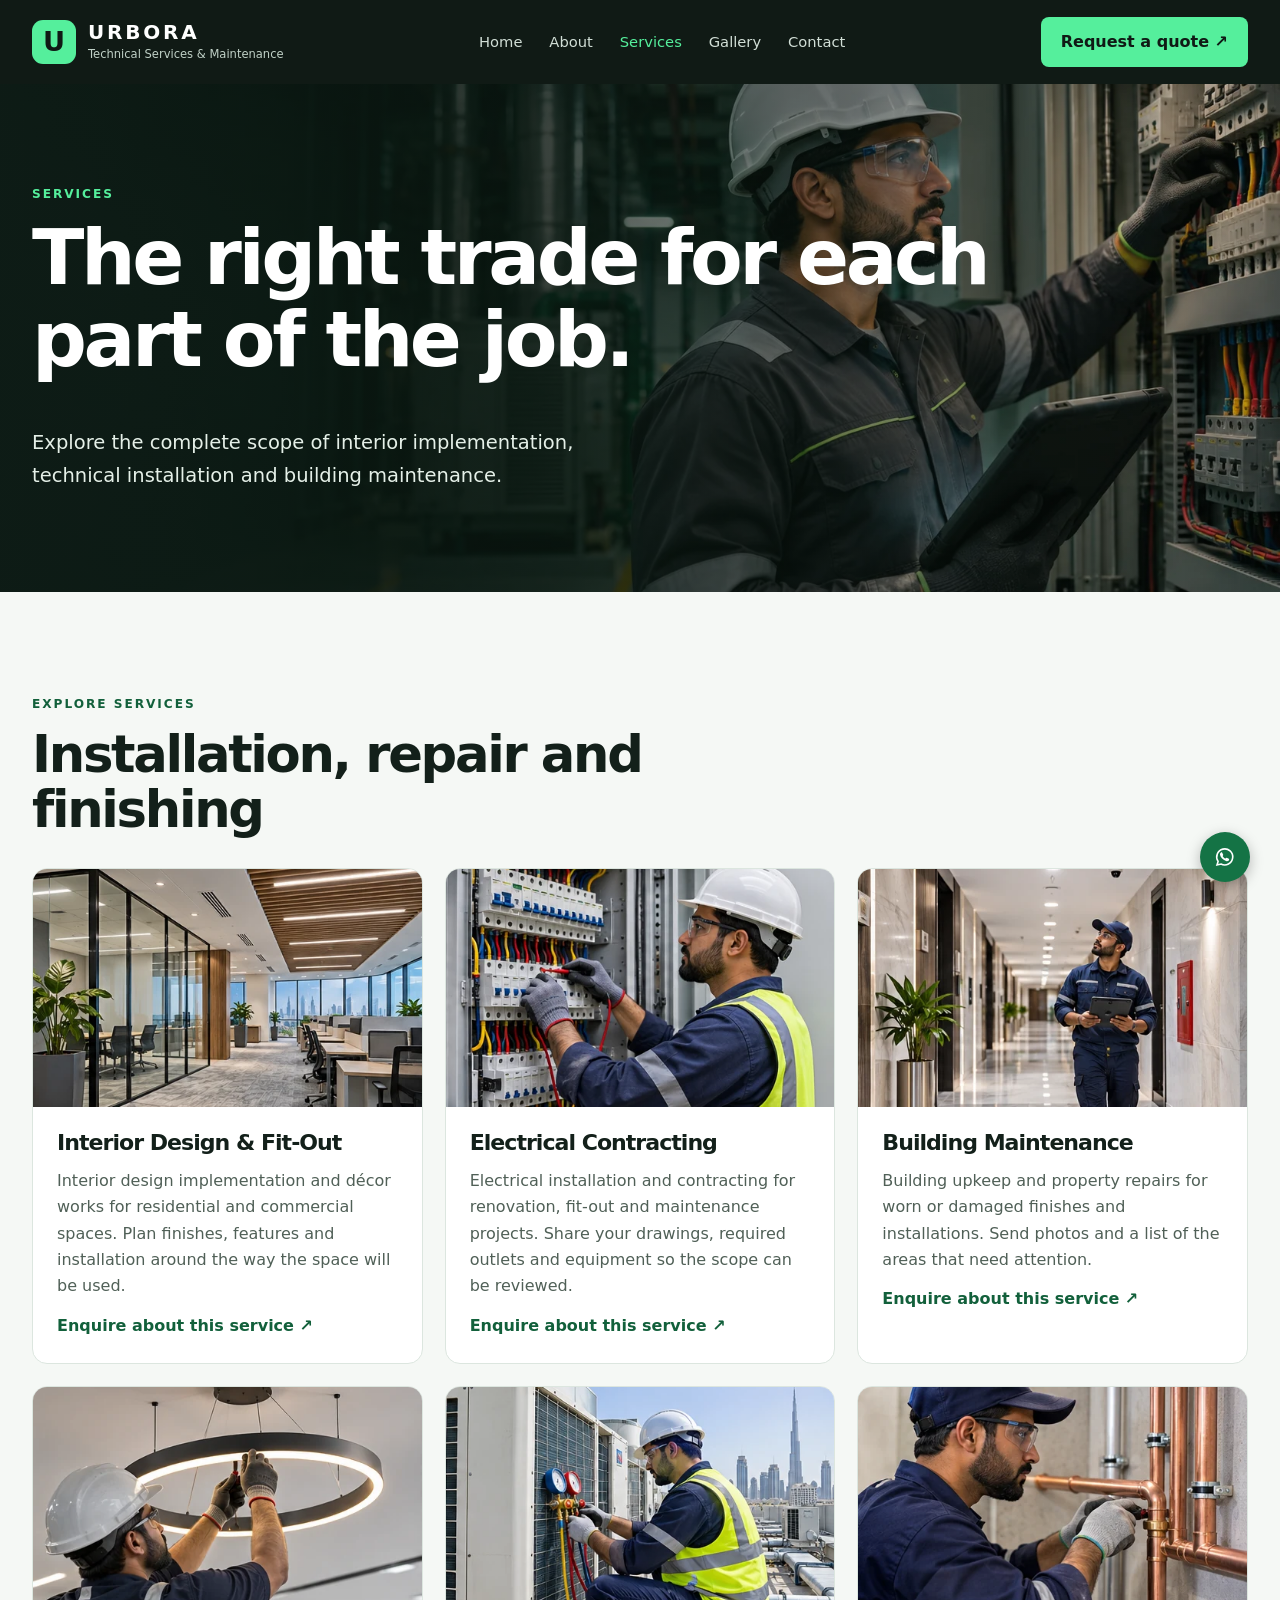
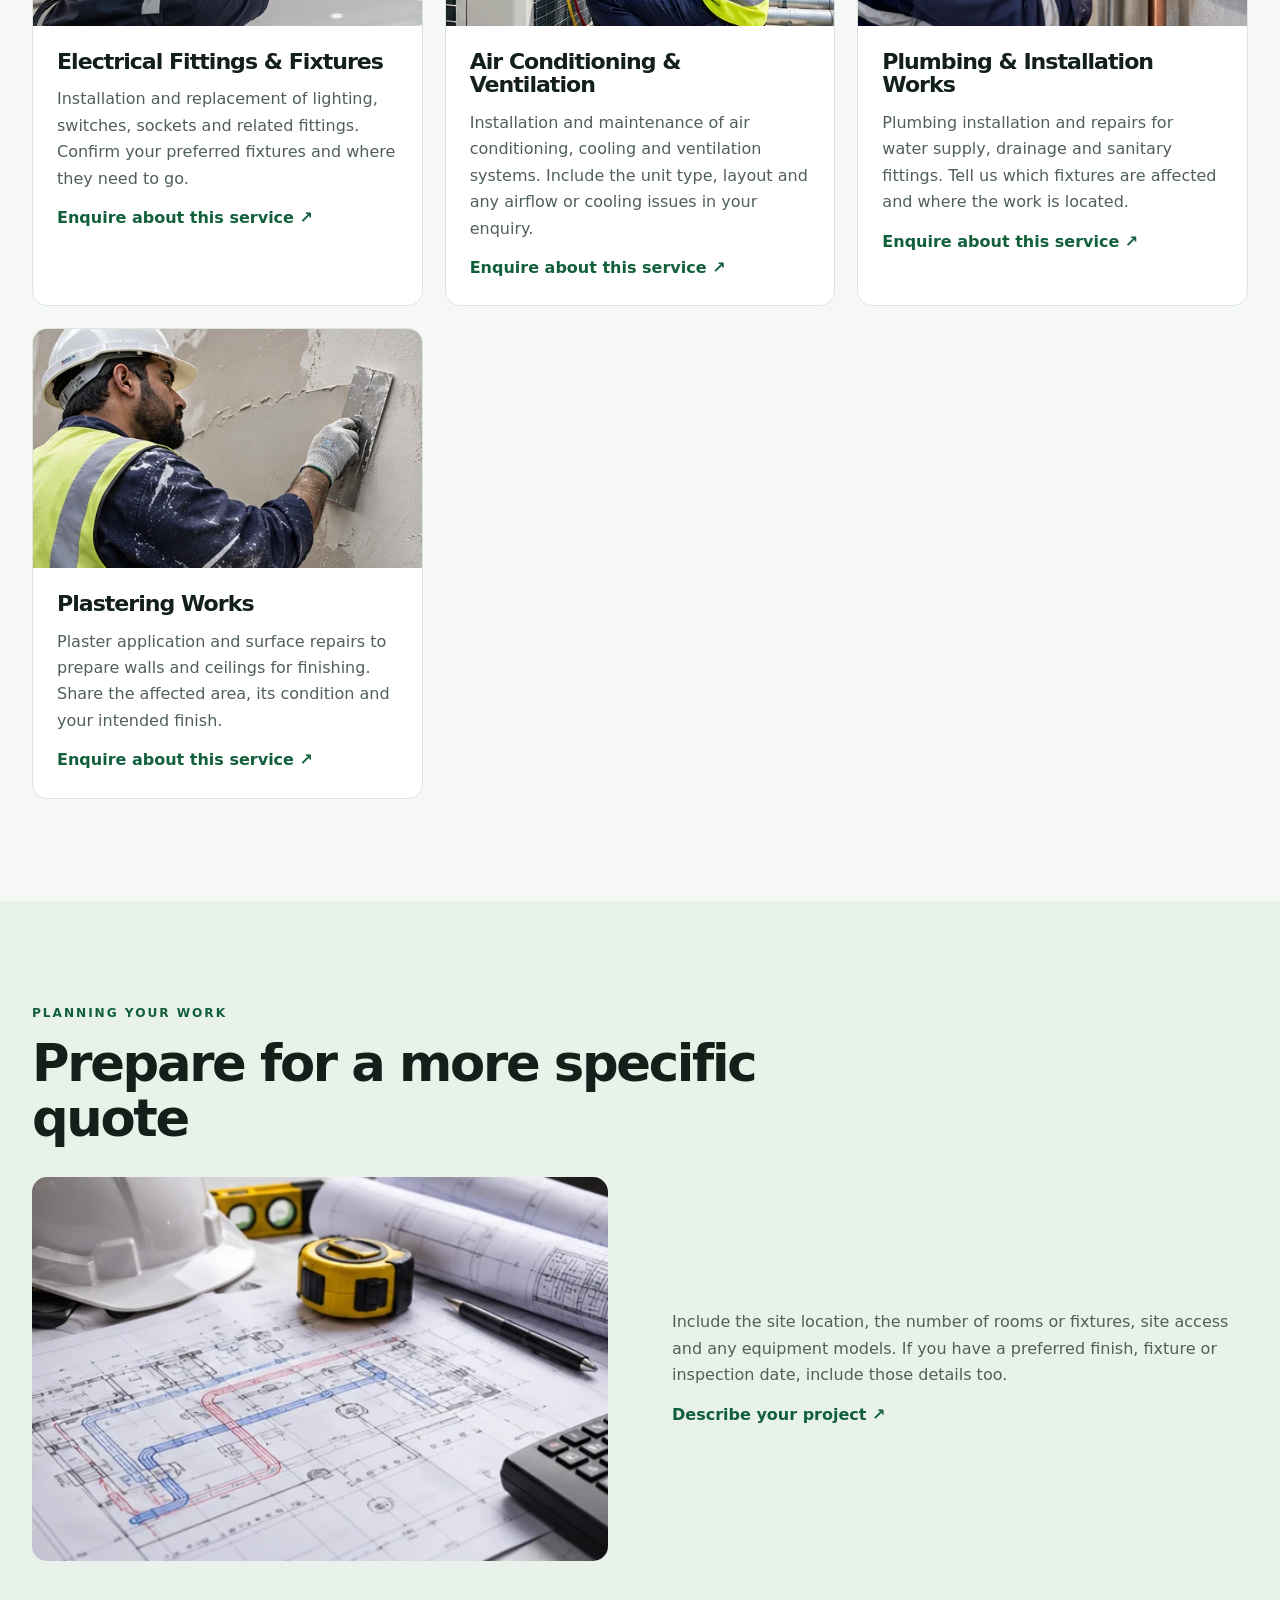
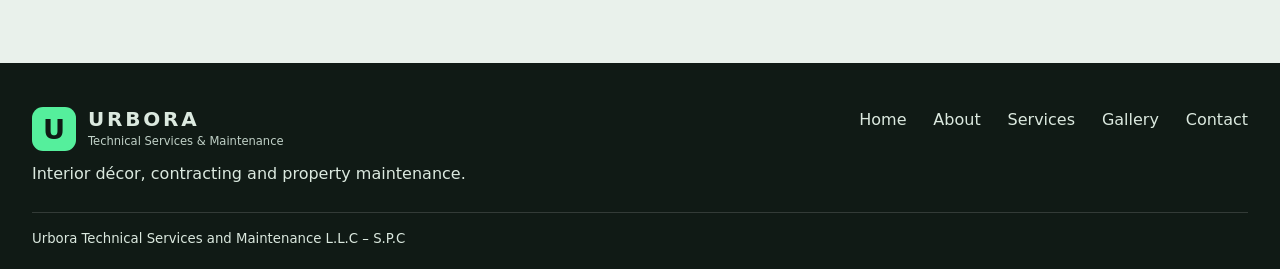
<file: services.html>
<!doctype html>
<html lang="en"><head><meta charset="utf-8"><meta name="viewport" content="width=device-width, initial-scale=1">
<title>Technical Contracting &amp; Maintenance Services | Urbora</title><meta name="description" content="Explore Urbora services including interior décor, electrical fittings, property maintenance, cooling and ventilation, plumbing and plastering.">
<meta property="og:type" content="website"><meta property="og:title" content="Technical Contracting &amp; Maintenance Services | Urbora"><meta property="og:description" content="Explore Urbora services including interior décor, electrical fittings, property maintenance, cooling and ventilation, plumbing and plastering.">
<link rel="icon" href="assets/mark.svg" type="image/svg+xml"><link rel="stylesheet" href="styles.css">
<script type="application/ld+json">{"@context": "https://schema.org", "@type": "Organization", "name": "Urbora Technical Services and Maintenance L.L.C \u2013 S.P.C", "description": "Urbora offers interior fit-out, electrical contracting, air conditioning and ventilation, plumbing, plastering and building maintenance.", "logo": "assets/mark.svg"}</script>
<script defer src="config.js"></script><script defer src="script.js"></script></head>
<body><a class="skip" href="#main">Skip to content</a><header><div class="wrap header"><a class="brand" href="index.html"><span class="mark" aria-hidden="true">U</span><span><strong>URBORA</strong><small>Technical Services &amp; Maintenance</small></span></a><button class="menu" aria-expanded="false" aria-controls="nav" type="button">Menu</button><nav id="nav" aria-label="Main navigation"><a href="index.html" >Home</a><a href="about.html" >About</a><a href="services.html" aria-current="page">Services</a><a href="gallery.html" >Gallery</a><a href="contact.html" >Contact</a></nav><a class="btn header-cta" href="contact.html">Request a quote ↗</a></div></header>
<main id="main"><section class="subhero"><img src="assets/hero3.webp" alt="Illustrative building services photograph" fetchpriority=high><div class="wrap"><span class="eyebrow">Services</span><h1>The right trade for each part of the job.</h1><p>Explore the complete scope of interior implementation, technical installation and building maintenance.</p></div></section><section class="section"><div class="wrap"><span class="eyebrow">Explore services</span><h2>Installation, repair and finishing</h2><div class="grid"><article class="card" id="interior"><a class="cover" href="services.html#interior"><img src="assets/interior.webp" alt="Interior Design &amp; Fit-Out" loading="lazy"></a><div class="pad"><h3>Interior Design &amp; Fit-Out</h3><p>Interior design implementation and décor works for residential and commercial spaces. Plan finishes, features and installation around the way the space will be used.</p><a class="link" href="contact.html?service=interior">Enquire about this service <span aria-hidden="true">↗</span></a></div></article><article class="card" id="electrical"><a class="cover" href="services.html#electrical"><img src="assets/electrical.webp" alt="Electrical Contracting" loading="lazy"></a><div class="pad"><h3>Electrical Contracting</h3><p>Electrical installation and contracting for renovation, fit-out and maintenance projects. Share your drawings, required outlets and equipment so the scope can be reviewed.</p><a class="link" href="contact.html?service=electrical">Enquire about this service <span aria-hidden="true">↗</span></a></div></article><article class="card" id="maintenance"><a class="cover" href="services.html#maintenance"><img src="assets/maintenance.webp" alt="Building Maintenance" loading="lazy"></a><div class="pad"><h3>Building Maintenance</h3><p>Building upkeep and property repairs for worn or damaged finishes and installations. Send photos and a list of the areas that need attention.</p><a class="link" href="contact.html?service=maintenance">Enquire about this service <span aria-hidden="true">↗</span></a></div></article><article class="card" id="fixtures"><a class="cover" href="services.html#fixtures"><img src="assets/fixtures.webp" alt="Electrical Fittings &amp; Fixtures" loading="lazy"></a><div class="pad"><h3>Electrical Fittings &amp; Fixtures</h3><p>Installation and replacement of lighting, switches, sockets and related fittings. Confirm your preferred fixtures and where they need to go.</p><a class="link" href="contact.html?service=fixtures">Enquire about this service <span aria-hidden="true">↗</span></a></div></article><article class="card" id="hvac"><a class="cover" href="services.html#hvac"><img src="assets/hvac.webp" alt="Air Conditioning &amp; Ventilation" loading="lazy"></a><div class="pad"><h3>Air Conditioning &amp; Ventilation</h3><p>Installation and maintenance of air conditioning, cooling and ventilation systems. Include the unit type, layout and any airflow or cooling issues in your enquiry.</p><a class="link" href="contact.html?service=hvac">Enquire about this service <span aria-hidden="true">↗</span></a></div></article><article class="card" id="plumbing"><a class="cover" href="services.html#plumbing"><img src="assets/plumbing.webp" alt="Plumbing &amp; Installation Works" loading="lazy"></a><div class="pad"><h3>Plumbing &amp; Installation Works</h3><p>Plumbing installation and repairs for water supply, drainage and sanitary fittings. Tell us which fixtures are affected and where the work is located.</p><a class="link" href="contact.html?service=plumbing">Enquire about this service <span aria-hidden="true">↗</span></a></div></article><article class="card" id="plaster"><a class="cover" href="services.html#plaster"><img src="assets/plaster.webp" alt="Plastering Works" loading="lazy"></a><div class="pad"><h3>Plastering Works</h3><p>Plaster application and surface repairs to prepare walls and ceilings for finishing. Share the affected area, its condition and your intended finish.</p><a class="link" href="contact.html?service=plaster">Enquire about this service <span aria-hidden="true">↗</span></a></div></article></div></div></section><section class="section"><div class="wrap"><span class="eyebrow">Planning your work</span><h2>Prepare for a more specific quote</h2><div class="split"><img src="assets/plans.webp" alt="Work plans and measuring tools" loading="lazy"><div><p>Include the site location, the number of rooms or fixtures, site access and any equipment models. If you have a preferred finish, fixture or inspection date, include those details too.</p><a class="link" href="contact.html">Describe your project ↗</a></div></div></div></section></main><footer><div class="wrap footer"><div><a class="brand" href="index.html"><span class="mark" aria-hidden="true">U</span><span><strong>URBORA</strong><small>Technical Services &amp; Maintenance</small></span></a><p>Interior décor, contracting and property maintenance.</p></div><nav aria-label="Footer navigation"><a href="index.html" >Home</a><a href="about.html" >About</a><a href="services.html" aria-current="page">Services</a><a href="gallery.html" >Gallery</a><a href="contact.html" >Contact</a></nav></div><div class="wrap legal">Urbora Technical Services and Maintenance L.L.C – S.P.C</div></footer>
<div class="float"><a data-action="phone" class="call" aria-label="Call Urbora" hidden><svg viewBox="0 0 24 24" aria-hidden="true"><path fill="currentColor" d="M6.6 10.8a15.5 15.5 0 0 0 6.6 6.6l2.2-2.2c.3-.3.7-.4 1-.2 1.2.4 2.4.6 3.6.6.6 0 1 .4 1 1V20c0 .6-.4 1-1 1A17 17 0 0 1 3 4c0-.6.4-1 1-1h3.4c.6 0 1 .4 1 1 0 1.2.2 2.4.6 3.6.1.3 0 .7-.2 1z"/></svg></a><a data-action="whatsapp" class="whatsapp" aria-label="Chat with Urbora on WhatsApp" hidden><svg viewBox="0 0 24 24" aria-hidden="true"><path fill="none" stroke="currentColor" stroke-width="1.6" d="M4 20l1.1-3.6A8 8 0 1 1 8 19z"/><path fill="currentColor" d="M8 7.5c.5-.4 1-.3 1.2.2l1 2c.2.4-.4.9-.6 1.2.5 1.1 1.6 2.2 2.9 2.7.4-.3.8-1 1.3-.8l2 1c.5.2.4.7.2 1.2-.5 1.2-1.8 1.4-3 .9-3.4-1.2-5.6-3.7-6-6.1-.2-.9.3-1.9 1-2.3z"/></svg></a></div></body></html>
</file>
<file: styles.css>
:root{--ink:#13201a;--dark:#101a15;--muted:#506057;--green:#55ef9c;--accent:#12603b;--paper:#f5f8f5;--line:#dce6df;--wrap:1220px}
*{box-sizing:border-box}body{margin:0;background:var(--paper);color:var(--ink);font-family:Inter,system-ui,sans-serif;line-height:1.65}a{color:inherit;text-decoration:none}button,input,textarea,select{font:inherit}button,summary{cursor:pointer}img{display:block;width:100%;object-fit:cover}figure,blockquote,p{margin:0}p+p{margin-top:1em}h1,h2,h3{line-height:1.07;margin:0 0 .6em;letter-spacing:-.045em}h1,.hero h2{font-size:clamp(2.65rem,7vw,6rem);max-width:12ch}h2{font-size:clamp(2rem,4vw,3.5rem);max-width:24ch}h3{font-size:1.38rem}svg{width:24px;height:24px}[hidden]{display:none!important}:focus-visible{outline:3px solid #257655;outline-offset:4px}.wrap{width:min(var(--wrap),calc(100% - 64px));margin:auto}.skip{position:absolute;left:1rem;top:-100px;z-index:9;background:white;padding:12px}.skip:focus{top:1rem}header{background:#101a15;color:white;position:relative;z-index:2}.header,.footer{display:flex;align-items:center;justify-content:space-between;gap:24px}.header{min-height:84px}.brand{display:inline-flex;align-items:center;gap:12px;line-height:1.15}.brand strong{display:block;font-size:1.25rem;letter-spacing:.14em}.brand small{color:#c0d1c7;font-size:.72rem}.mark{display:grid;place-items:center;width:44px;height:44px;border-radius:11px;background:var(--green);color:var(--dark);font-size:1.7rem;font-weight:800}.header nav,.footer nav{display:flex;gap:clamp(12px,2.1vw,32px);flex-wrap:wrap}.header nav a{color:#d1ded6;font-size:.92rem}.header nav a[aria-current],.header nav a:hover{color:var(--green)}.btn{display:inline-flex;align-items:center;justify-content:center;gap:12px;background:var(--green);color:var(--dark);padding:11px 19px;border:1px solid transparent;border-radius:8px;font-weight:750}.btn:hover{background:#a5ffcb}.menu,.slider-ui button{background:transparent;border:1px solid #ffffff70;color:white;border-radius:8px;padding:6px 12px}.menu{display:none}.ghost{color:white;background:#15251f55;border-color:#ffffff85}.ghost:hover{background:#263e33}
.hero,.slide,.subhero{position:relative;background:#14251c;color:white}.slide{min-height:clamp(560px,73vh,780px);display:flex;align-items:center;padding:70px 0 112px}.slide>img,.subhero>img{position:absolute;inset:0;height:100%}.slide:after,.subhero:after{position:absolute;inset:0;content:'';background:linear-gradient(90deg,#0d1b15f2,#0b1912a3 48%,#0b191229)}.hero-content,.subhero>.wrap{position:relative;z-index:1}.hero p,.subhero p{font-size:clamp(1rem,2vw,1.22rem);max-width:49ch;color:#e5f0e8}.eyebrow{display:block;font-size:.76rem;font-weight:800;letter-spacing:.16em;text-transform:uppercase;color:var(--accent);margin-bottom:13px}.hero .eyebrow,.subhero .eyebrow{color:var(--green)}.actions{display:flex;flex-wrap:wrap;gap:10px;margin-top:28px}.slider-ui{position:absolute;inset:auto 0 25px;z-index:1;display:flex;align-items:center;gap:9px}.slider-ui button{min-width:40px;min-height:40px}.slider-ui #dots{display:flex;gap:6px}.slider-ui #dots button{min-width:24px;border:0;padding:0;position:relative}.slider-ui #dots button:before{content:'';position:absolute;inset:17px 3px;height:6px;background:#fff8;border-radius:10px}.slider-ui #dots button[aria-current]:before{background:var(--green)}.subhero{padding:100px 0}.subhero h1{max-width:18ch;font-size:clamp(2.65rem,6vw,5.2rem)}
.section{padding:clamp(60px,8vw,105px) 0}.section:nth-child(odd){background:#e9f1eb}.section p,.card p,.review small{color:var(--muted)}.grid{display:grid;grid-template-columns:repeat(3,minmax(0,1fr));gap:22px;margin-top:28px}.card,.review,.gallery figure,form{background:white;border:1px solid var(--line);border-radius:15px;overflow:hidden}.card{scroll-margin-top:20px}.card .cover{display:block;overflow:hidden}.card img,.gallery img{aspect-ratio:1.63}.card img,.gallery img{transition:transform .3s}.cover:hover img,.gallery a:hover img{transform:scale(1.04)}.pad,.review{padding:24px}.link{color:var(--accent);font-weight:750;display:inline-block;margin-top:13px}.link:hover{text-decoration:underline}.split,.contact-grid{display:grid;grid-template-columns:1fr 1fr;align-items:center;gap:clamp(24px,5vw,70px);margin-top:25px}.split img,.contact-grid img{border-radius:15px;aspect-ratio:1.5}.split h3:not(:first-child){margin-top:22px}.review{display:flex;flex-direction:column}.quote{font-family:Georgia,serif;font-size:4rem;line-height:.85;color:var(--accent)}.review blockquote{margin:10px 0 22px;flex:1}.review figcaption{display:flex;gap:12px;align-items:center}.review img{width:54px;height:54px;border-radius:50%}.review small{display:block}.faq{max-width:850px}.faq details{border-bottom:1px solid #cddbd0;padding:14px 0}.faq summary{font-weight:750}.faq p{margin:9px 0}.gallery a{display:block;overflow:hidden}.gallery figcaption{padding:14px 18px;font-weight:700}dialog{border:none;border-radius:14px;padding:12px;max-width:min(90vw,780px)}dialog::backdrop{background:#000b}dialog img{max-height:75vh;object-fit:contain}dialog button{float:right;margin-bottom:8px}.contact-grid{align-items:start}.contact-grid h3{margin-top:20px}form{padding:24px;display:grid;gap:14px}label{display:grid;font-weight:650;gap:4px}input,select,textarea{width:100%;border:1px solid #b8c8bc;border-radius:8px;background:#f9fbf9;padding:9px 11px;color:var(--ink)}textarea{resize:vertical}form .btn{justify-self:start}.contact-lines a{margin-right:15px;color:var(--accent);font-weight:700}
footer{background:var(--dark);color:#dbe9df;padding:44px 0 20px}.footer{align-items:start}.footer p{margin-top:10px}.legal{border-top:1px solid #ffffff25;margin-top:24px;padding-top:15px;font-size:.83rem}.float{position:fixed;right:clamp(12px,2.5vw,30px);bottom:max(18px,env(safe-area-inset-bottom));z-index:3;display:flex;gap:8px}.float a{width:50px;height:50px;border-radius:50%;display:grid;place-items:center;box-shadow:0 4px 14px #0004}.whatsapp{background:#147345;color:white}.float .call{display:none;background:var(--dark);color:white}
@media(max-width:1024px){.header-cta{display:none}.float .call{display:grid}.grid{grid-template-columns:repeat(2,minmax(0,1fr))}}
@media(max-width:690px){.wrap{width:calc(100% - 34px)}.header{min-height:70px}.menu{display:block}.header nav{display:none;position:absolute;top:100%;left:0;right:0;padding:14px 17px;background:#101a15;border-top:1px solid #ffffff35}.header nav.open{display:grid}.header nav a{padding:6px 0}.slide{min-height:550px}.slide:after,.subhero:after{background:linear-gradient(90deg,#0d1b15ed,#0b19127a)}.subhero{padding:76px 0}.grid,.split,.contact-grid{grid-template-columns:1fr}.footer{flex-direction:column}}
@media(prefers-reduced-motion:reduce){*,*::before,*::after{transition:none!important}}
@media(max-width:690px){.slide>img,.subhero>img{object-position:65% center}.hero-content{overflow-wrap:break-word}}
.visually-hidden{position:absolute;width:1px;height:1px;padding:0;margin:-1px;overflow:hidden;clip-path:inset(50%);white-space:nowrap;border:0}
</file>
